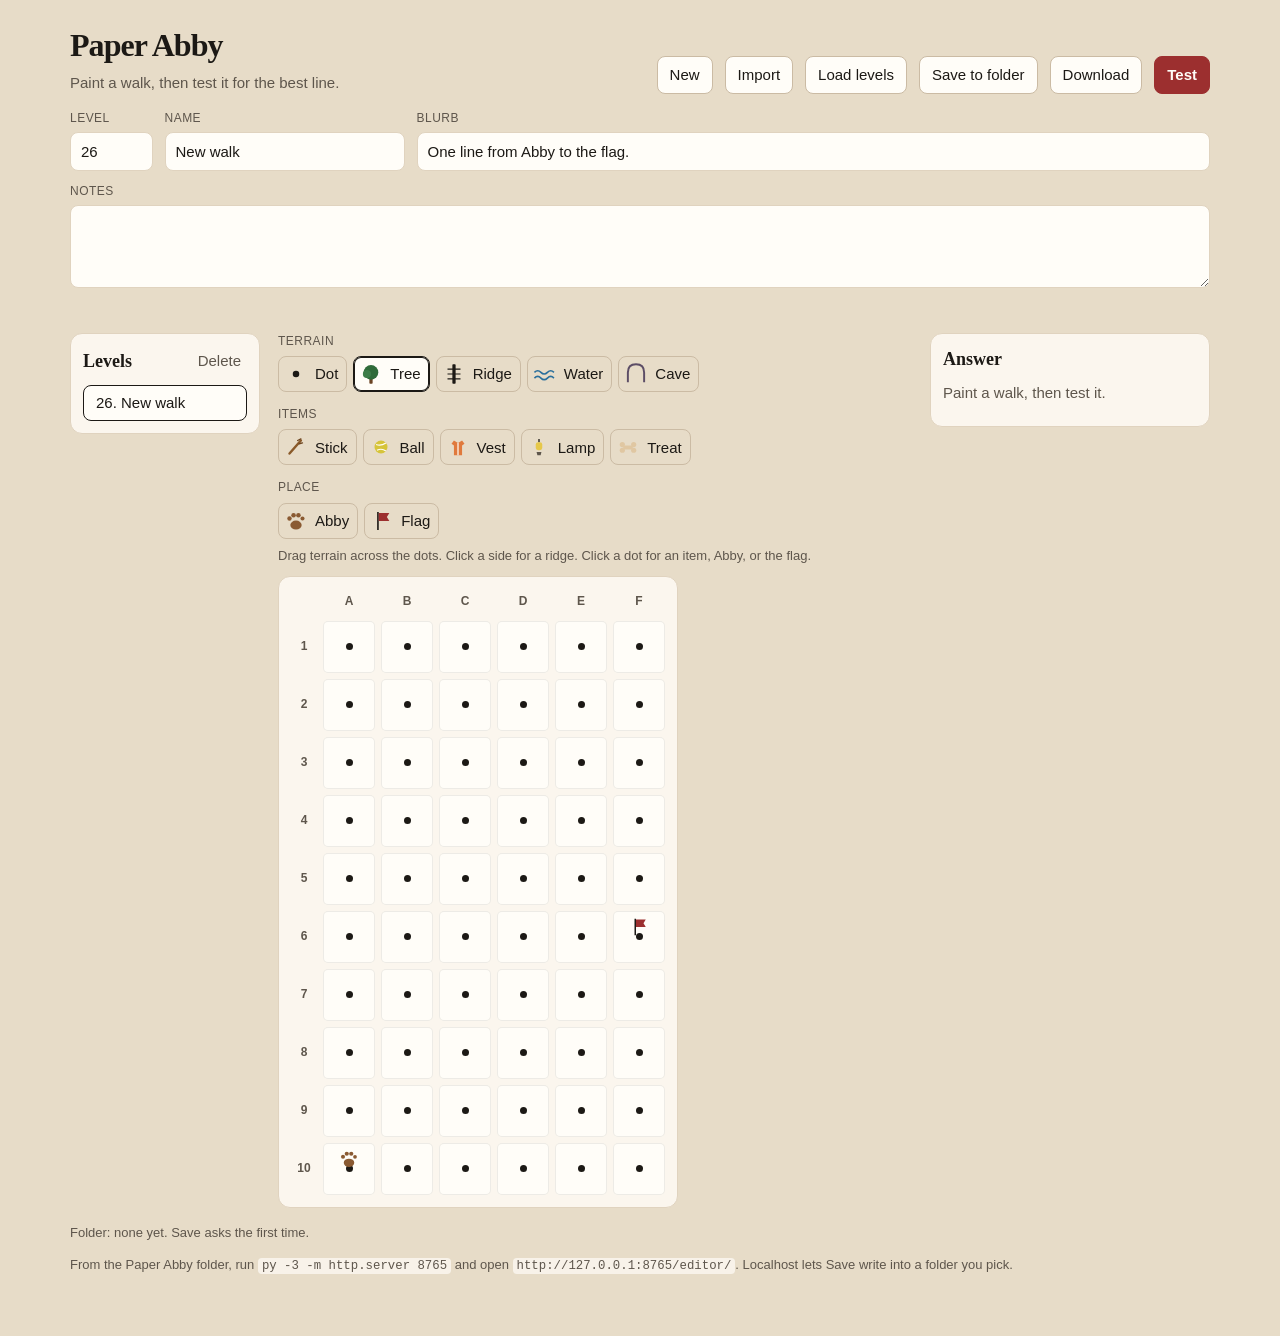
<file: Paper Abby/editor/index.html>
<!DOCTYPE html>
<html lang="en">
<head>
  <meta charset="utf-8">
  <meta name="viewport" content="width=device-width, initial-scale=1">
  <title>Paper Abby editor</title>
  <link rel="stylesheet" href="editor.css">
</head>
<body>
  <div class="page">
    <header class="top">
      <div class="title">
        <h1>Paper Abby</h1>
        <p>Paint a walk, then test it for the best line.</p>
      </div>
      <div class="actions">
        <button type="button" id="new">New</button>
        <button type="button" id="import">Import</button>
        <input id="import-file" type="file" accept="application/json,.json" hidden>
        <button type="button" id="load">Load levels</button>
        <button type="button" id="save">Save to folder</button>
        <button type="button" id="download">Download</button>
        <button type="button" id="test" class="primary">Test</button>
      </div>
    </header>

    <div class="fields">
      <label>Level <input id="level-num" type="number" min="1" step="1" inputmode="numeric"></label>
      <label>Name <input id="level-name" type="text" maxlength="80"></label>
      <label class="grow">Blurb <input id="level-blurb" type="text" maxlength="240"></label>
    </div>
    <label class="notes">Notes <textarea id="level-aside" rows="3" maxlength="2000"></textarea></label>
    <p id="status" class="status" role="status"></p>

    <div class="workspace">
      <aside class="library">
        <div class="library-head">
          <h2>Levels</h2>
          <button type="button" id="delete" class="text">Delete</button>
        </div>
        <div id="levels" class="levels"></div>
      </aside>

      <div class="center">
        <div id="tools" class="tools"></div>
        <p class="hint">Drag terrain across the dots. Click a side for a ridge. Click a dot for an item, Abby, or the flag.</p>
        <div id="board" class="board" data-tool="tree">
          <div id="grid" class="grid"></div>
        </div>
      </div>

      <section class="answer" aria-live="polite">
        <h2>Answer</h2>
        <p id="answer-empty" class="quiet">Paint a walk, then test it.</p>
        <div id="answer-body" hidden>
          <p><strong>Score.</strong> <span id="score"></span></p>
          <p class="line"><strong>Line.</strong> <span id="line"></span></p>
          <p id="tie"></p>
          <p id="examples-label" class="quiet" hidden></p>
          <ol id="examples"></ol>
        </div>
        <p id="answer-error" class="warn" hidden></p>
      </section>
    </div>

    <p id="folder" class="folder">Folder: none yet. Save asks the first time.</p>
    <footer>
      <p>From the Paper Abby folder, run <code>py -3 -m http.server 8765</code> and open <code>http://127.0.0.1:8765/editor/</code>. Localhost lets Save write into a folder you pick.</p>
    </footer>
  </div>
  <script src="tools.js"></script>
  <script src="solver.js"></script>
  <script src="editor.js"></script>
</body>
</html>
</file>
<file: Paper Abby/editor/editor.css>
:root {
  --ink: #1c1915;
  --muted: #5e564c;
  --paper: #fbf6ee;
  --page: #e7dcc8;
  --line: #e0d3bf;
  --answer: #9c2f2f;
  --card: #fffdf8;
  color: var(--ink);
  background: var(--page);
  font: 15px/1.45 "Segoe UI", "Helvetica Neue", sans-serif;
}

* { box-sizing: border-box; }

body {
  margin: 0;
  min-height: 100vh;
}

button, input {
  font: inherit;
  color: inherit;
}

button {
  background: var(--card);
  border: 1px solid #cbbba4;
  border-radius: 8px;
  padding: 7px 12px;
  cursor: pointer;
}

button:hover { border-color: var(--ink); }

button:focus-visible, input:focus-visible {
  outline: 2px solid var(--answer);
  outline-offset: 2px;
}

button.primary {
  background: var(--answer);
  color: #fffdf8;
  border-color: var(--answer);
  font-weight: 650;
}

button.primary:disabled {
  opacity: 0.7;
  cursor: wait;
}

button.text {
  border: 0;
  background: transparent;
  padding: 4px 6px;
  color: var(--muted);
}

h1, h2 { font-family: Georgia, "Palatino Linotype", serif; font-weight: 600; }
h1 { margin: 0; font-size: 32px; letter-spacing: -0.03em; }
h2 { margin: 0; font-size: 18px; }

.page {
  max-width: 1180px;
  margin: 0 auto;
  padding: 22px 20px 48px;
}

.top, .fields, .actions, .library-head {
  display: flex;
  gap: 12px;
  align-items: center;
}

.top {
  justify-content: space-between;
  align-items: flex-end;
  flex-wrap: wrap;
}

.title p, .quiet, .hint, .folder, footer {
  color: var(--muted);
  margin: 4px 0 0;
}

.actions { flex-wrap: wrap; justify-content: flex-end; }

.fields {
  margin-top: 16px;
  flex-wrap: wrap;
}

.fields label {
  display: flex;
  flex-direction: column;
  gap: 4px;
  font-size: 12px;
  letter-spacing: 0.04em;
  text-transform: uppercase;
  color: var(--muted);
}

.fields input {
  background: var(--card);
  border: 1px solid var(--line);
  border-radius: 8px;
  padding: 8px 10px;
  text-transform: none;
  letter-spacing: 0;
  font-size: 15px;
  color: var(--ink);
}

#level-num { width: 5.5rem; }
#level-name { width: 16rem; }
.grow { flex: 1; min-width: 220px; }
.grow input { width: 100%; }

.notes {
  display: flex;
  flex-direction: column;
  gap: 4px;
  margin-top: 12px;
  font-size: 12px;
  letter-spacing: 0.04em;
  text-transform: uppercase;
  color: var(--muted);
}

.notes textarea {
  width: 100%;
  min-height: 4.8em;
  resize: vertical;
  background: var(--card);
  border: 1px solid var(--line);
  border-radius: 8px;
  padding: 8px 10px;
  text-transform: none;
  letter-spacing: 0;
  font-size: 15px;
  line-height: 1.45;
  color: var(--ink);
}

.status {
  min-height: 1.4em;
  margin: 10px 0 0;
  color: var(--ink);
}

.workspace {
  display: grid;
  grid-template-columns: 190px auto minmax(280px, 1fr);
  gap: 18px;
  align-items: start;
  margin-top: 14px;
}

.library, .answer, .board {
  background: var(--paper);
  border: 1px solid var(--line);
  border-radius: 12px;
}

.library, .answer { padding: 12px; }
.library-head { justify-content: space-between; }
.levels {
  display: flex;
  flex-direction: column;
  gap: 4px;
  margin-top: 10px;
  max-height: 70vh;
  overflow: auto;
}

.level {
  text-align: left;
  width: 100%;
  background: transparent;
  white-space: normal;
  line-height: 1.3;
}

.level.active {
  background: var(--card);
  border-color: var(--ink);
}

.tools {
  display: flex;
  flex-wrap: wrap;
  gap: 14px 18px;
  margin-bottom: 8px;
}

.toolset { display: flex; flex-wrap: wrap; gap: 6px; align-items: center; }
.toolset-name {
  width: 100%;
  font-size: 12px;
  letter-spacing: 0.04em;
  text-transform: uppercase;
  color: var(--muted);
}

.tool {
  display: inline-flex;
  align-items: center;
  gap: 6px;
  padding: 4px 8px 4px 4px;
  background: transparent;
}

.tool[aria-pressed="true"] {
  background: var(--card);
  border-color: var(--ink);
  box-shadow: inset 0 0 0 1px var(--ink);
}

.swatch {
  width: 26px;
  height: 26px;
  display: grid;
  place-items: center;
}

.swatch svg, .mark svg, .swatch img, .mark img {
  width: 100%;
  height: 100%;
  display: block;
}

.hint { margin: 0 0 10px; font-size: 13px; }

.board {
  padding: 12px;
  width: max-content;
  max-width: 100%;
  user-select: none;
  touch-action: none;
}

.grid {
  --label: 26px;
  --cell: 52px;
  --gap: 6px;
  position: relative;
  display: grid;
  grid-template-columns: var(--label) repeat(6, var(--cell));
  grid-template-rows: var(--label) repeat(10, var(--cell));
  gap: var(--gap);
}

.colhead, .rowhead, .corner {
  display: grid;
  place-items: center;
  color: var(--muted);
  font-size: 12px;
  font-weight: 600;
}

.cell {
  position: relative;
  background: var(--card);
  border-radius: 5px;
  box-shadow: inset 0 0 0 1px rgba(28, 25, 21, 0.08);
  cursor: crosshair;
}

.cell[data-terrain="tree"] { background: #d7e6d6; }
.cell[data-terrain="water"] { background: #d4ebf6; }
.cell[data-terrain="cave"] { background: #e6deea; }

.seg {
  position: absolute;
  background: var(--answer);
  z-index: 1;
  pointer-events: none;
  border-radius: 2px;
}

.seg.e { left: 50%; top: calc(50% - 2px); width: calc(50% + 5px); height: 4px; }
.seg.w { right: 50%; top: calc(50% - 2px); width: calc(50% + 5px); height: 4px; }
.seg.s { top: 50%; left: calc(50% - 2px); height: calc(50% + 5px); width: 4px; }
.seg.n { bottom: 50%; left: calc(50% - 2px); height: calc(50% + 5px); width: 4px; }

.dot {
  position: absolute;
  z-index: 2;
  left: 50%;
  top: 50%;
  width: 7px;
  height: 7px;
  margin: -3.5px 0 0 -3.5px;
  border-radius: 50%;
  background: var(--ink);
  pointer-events: none;
}

.cell[data-terrain="tree"] .dot { display: none; }

.mark {
  position: absolute;
  left: 50%;
  z-index: 1;
  transform: translate(-50%, -50%);
  pointer-events: none;
}

.mark.terrain { width: 28px; height: 28px; top: 48%; }
.cell[data-terrain="tree"] .mark.terrain { width: 36px; height: 36px; top: 50%; }
.mark.item, .mark.who { width: 24px; height: 24px; top: 32%; z-index: 3; }

.edge {
  position: absolute;
  z-index: 4;
  padding: 0;
  border: 0;
  background: transparent;
  display: none;
  pointer-events: none;
}

.edge.on { display: block; }
.board[data-tool="ridge"] .edge { display: block; pointer-events: auto; cursor: pointer; }

.edge .bar {
  position: absolute;
  border-radius: 2px;
  background: var(--ink);
}

.edge.v .bar { width: 8px; left: 5px; top: 7px; bottom: 7px; }
.edge.h .bar { height: 8px; top: 5px; left: 7px; right: 7px; }

.board[data-tool="ridge"] .edge:not(.on) .bar { background: rgba(28, 25, 21, 0.2); }
.board[data-tool="ridge"] .edge:hover .bar,
.edge.on .bar { background: var(--ink); }
.board[data-tool="ridge"] .edge.on:hover .bar { background: var(--answer); }

.answer { position: sticky; top: 12px; }
.answer p { margin: 10px 0; }
.line span { word-break: break-word; }
#examples { margin: 0; padding-left: 1.2em; }
#examples li { margin: 0.35em 0; word-break: break-word; }
.warn { color: var(--answer); }

.folder { margin-top: 16px; font-size: 13px; }
footer { margin-top: 6px; font-size: 13px; }
code {
  font-family: Consolas, "Courier New", monospace;
  font-size: 0.95em;
  background: rgba(255, 253, 248, 0.7);
  padding: 1px 4px;
  border-radius: 4px;
}

@media (max-width: 960px) {
  .workspace { grid-template-columns: 1fr; }
  .answer { position: static; }
  .levels { max-height: 200px; }
}

@media (max-width: 700px) {
  .grid {
    --label: 20px;
    --cell: 44px;
    --gap: 4px;
  }
  h1 { font-size: 26px; }
}
</file>
